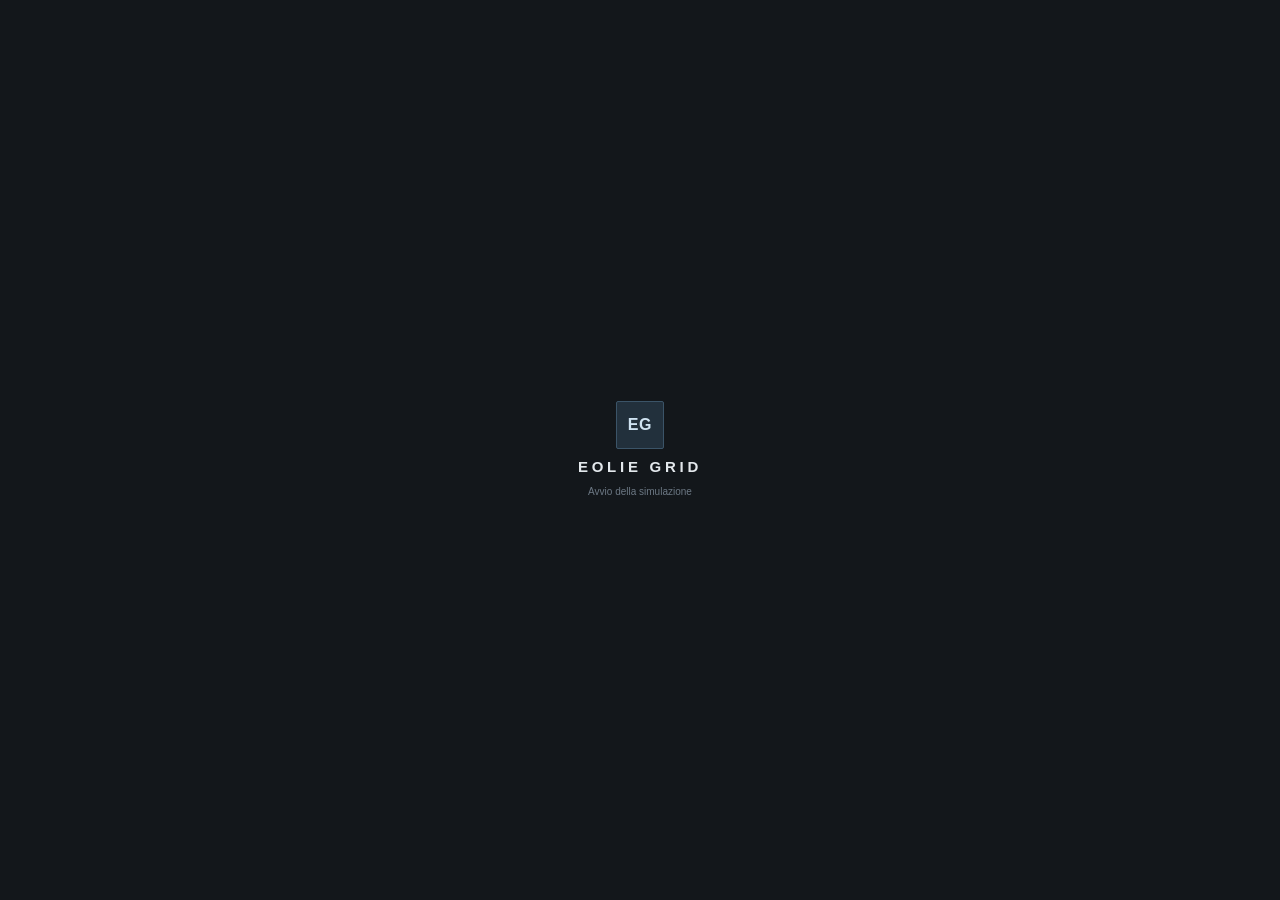
<file: index.html>
<!DOCTYPE html>
<html lang="it">
<head>
<meta charset="utf-8">
<title>Eolie Grid</title>
<meta http-equiv="refresh" content="0; url=Eolie/">
</head>
<body style="background:#13171b;color:#e3e8ec;font-family:sans-serif">
<p>Apertura del simulatore… <a href="Eolie/" style="color:#5a9fcf">clicca qui se non si apre da solo</a>.</p>
</body>
</html>
</file>
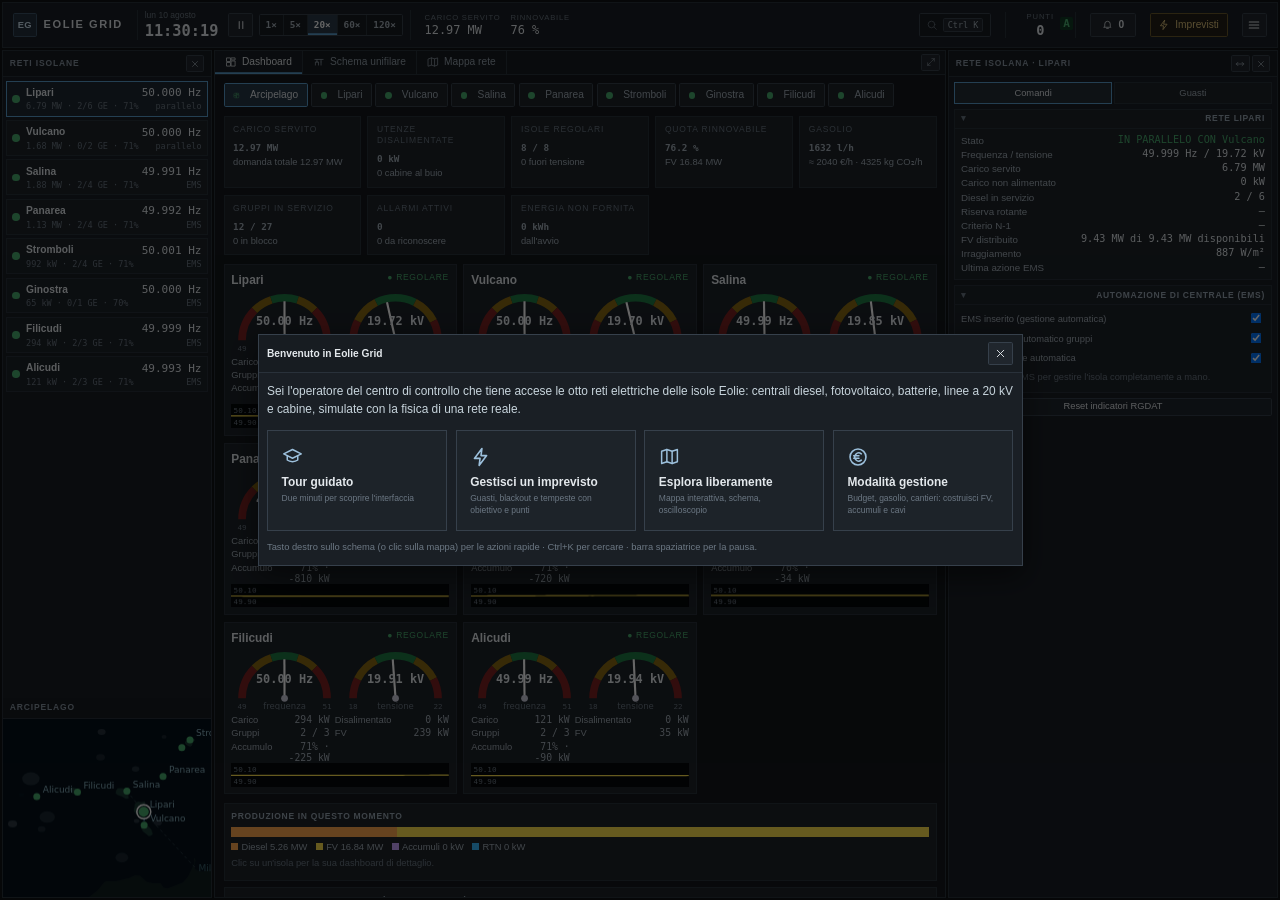
<file: Eolie/index.html>
<!DOCTYPE html>
<html lang="it">
<head>
<meta charset="utf-8">
<meta name="viewport" content="width=device-width,initial-scale=1">
<title>Eolie Grid · Centro di controllo</title>
<link rel="stylesheet" href="css/scada.css?v=44">
<link rel="stylesheet" href="css/ux.css?v=44">
<link rel="stylesheet" href="css/icons.css?v=44">
<link rel="stylesheet" href="css/pro.css?v=44">
<link rel="stylesheet" href="css/eco.css?v=44">
</head>
<body>
<div id="app">
  <header id="top">
    <div class="brand" data-a="home" title="Torna alla panoramica"><span class="logo">EG</span><div><b>EOLIE GRID</b><small>Centro di controllo reti isolane</small></div></div>
    <div class="timebox">
      <div class="clock"><small id="hDate">—</small><b id="hClock">--:--:--</b></div>
      <button id="bPause" class="btn icon" title="Pausa / riprendi (barra spaziatrice)"><i class="ico ico-pause"></i></button>
      <div class="seg" id="segClk" title="Velocità della giornata simulata">
        <button data-v="1">1×</button><button data-v="5">5×</button><button data-v="20" class="on">20×</button><button data-v="60">60×</button><button data-v="120">120×</button>
      </div>
    </div>
    <div class="kpis" id="kpis" hidden></div>
    <span class="hsp"></span>
    <button class="search" id="bSearch" title="Cerca isole, componenti, imprevisti e comandi (Ctrl+K)"><i class="ico ico-search"></i> <span>Cerca</span><kbd>Ctrl K</kbd></button>
    <div class="cash" id="cash" style="display:none" title="Cassa della gestione · clic per il conto economico"><small>CASSA</small><b id="cashV">—</b><i id="cashR"></i></div>
    <div class="score" id="score" title="Punteggio e qualità del servizio · clic per il dettaglio"><small>PUNTI</small><b id="scPts">0</b><i id="scGrade">A</i></div>
    <button id="bAlm" class="btn alm" title="Allarmi da riconoscere · clic per l'elenco"><i class="ico ico-bell"></i> <b id="almN">0</b></button>
    <button id="emsBadge" class="btn wa" data-a="emsAll" title="Automazione disinserita: clic per reinserirla su tutte le isole" style="display:none"></button>
    <button id="bScen" class="btn hi" title="Avvia un imprevisto da gestire"><i class="ico ico-bolt"></i><span> Imprevisti</span></button>
    <div class="hmenu">
      <button id="bMenu" class="btn icon" data-a="menu" title="Menu"><i class="ico ico-menu"></i></button>
      <div id="menuBox" class="hidden">
        <div class="mlab">Pannelli</div>
        <button class="mi" data-a="ptog" data-p="left" id="dk-left"><i></i>Elenco isole</button>
        <button class="mi" data-a="ptog" data-p="right" id="dk-right"><i></i>Pannello comandi</button>
        <button class="mi" data-a="ptog" data-p="bottom" id="dk-bottom"><i></i>Strumenti (oscilloscopio, trend, eventi)</button>
        <div class="mlab">Automazione</div>
        <button class="mi" id="bEms" data-a="emsAll"></button>
        <button class="mi" data-a="pvPanel"><i class="ico ico-sun"></i> Fotovoltaico in rete (quanto immettere)</button>
        <div class="mlab">Modalità di gioco</div>
        <button class="mi" id="bGame" data-a="gameMode"><i class="ico ico-euro"></i> Modalità gestione (budget e cantieri)</button>
        <div class="mlab">Simulazione</div>
        <button class="mi" id="bSlow">Moviola</button>
        <button class="mi" id="bMode" data-a="mode">BASE</button>
        <button class="mi" id="bSnd">Suono</button>
        <button class="mi" id="bAck"><i class="ico ico-check"></i> Riconosci tutti gli allarmi</button>
        <div class="mlab">Altro</div>
        <button class="mi" id="bSet"><i class="ico ico-gear"></i> Impostazioni</button>
        <button class="mi" id="bHelp"><i class="ico ico-help"></i> Aiuto, tour e scorciatoie</button>
      </div>
    </div>
  </header>

  <aside id="left" class="panel">
    <div class="ph"><span>Reti isolane</span><span class="pb"><button data-a="pmin" data-p="left" title="Chiudi pannello"><i class="ico ico-x"></i></button></span></div>
    <div id="islList"></div>
    <div class="ph"><span>Arcipelago</span></div>
    <canvas id="mini"></canvas>
  </aside>

  <section id="center" class="panel">
    <div class="tabs" id="ctabs">
      <button data-tab="dash" class="on"><i class="ico ico-dashboard"></i> Dashboard</button>
      <button data-tab="sld"><i class="ico ico-schema"></i> Schema unifilare</button>
      <button data-tab="map"><i class="ico ico-map"></i> Mappa rete</button>
      <button data-tab="eco" id="tabEco" style="display:none"><i class="ico ico-euro"></i> Gestione</button>
      <span class="sp"></span>
      <span id="islTitle"></span>
      <button id="bFit" title="Adatta lo schema alla finestra"><i class="ico ico-fit"></i></button>
      <span class="pb"><button data-a="pmax" data-p="center" title="Ingrandisci / ripristina"><i class="ico ico-expand"></i></button></span>
    </div>
    <div class="cv" id="cvWrap"><canvas id="cv"></canvas><div id="tip"></div><div id="banner"></div><div id="dash"></div><div id="eco"></div></div>
  </section>

  <aside id="right" class="panel">
    <div class="ph"><span id="fpTitle">Seleziona un componente</span><span class="pb"><button data-a="pmax" data-p="right" title="Allarga / ripristina"><i class="ico ico-width"></i></button><button data-a="pmin" data-p="right" title="Chiudi pannello"><i class="ico ico-x"></i></button></span></div>
    <div id="fp"></div>
  </aside>

  <footer id="bottom" class="panel">
    <div class="tabs" id="btabs">
      <button data-tab="scope" class="on"><i class="ico ico-scope"></i> Oscilloscopio</button>
      <button data-tab="trend"><i class="ico ico-trend"></i> Trend</button>
      <button data-tab="alm"><i class="ico ico-bell"></i> Allarmi <b id="almN2"></b></button>
      <button data-tab="soe"><i class="ico ico-list"></i> Eventi</button>
      <span class="sp"></span>
      <span class="pb"><button data-a="pmax" data-p="bottom" title="Ingrandisci / ripristina"><i class="ico ico-expand"></i></button><button data-a="pmin" data-p="bottom" title="Chiudi pannello"><i class="ico ico-x"></i></button></span>
    </div>
    <div class="bp on" id="bp-scope">
      <div id="scopeWrap"><canvas id="scope"></canvas><div id="scopeRd"></div></div>
      <div id="scopeSide"><canvas id="phasor"></canvas><div id="scopeCtl"></div></div>
    </div>
    <div class="bp" id="bp-trend"><canvas id="trend"></canvas><div id="trendCtl"></div></div>
    <div class="bp" id="bp-alm"><div class="tblwrap"><table id="almT"></table></div></div>
    <div class="bp" id="bp-soe"><div class="soebar"><select id="soeIsl"></select><input id="soeQ" placeholder="filtra testo…"><label><input type="checkbox" id="soeImp"> solo eventi rilevanti</label></div><div class="tblwrap" id="soeW"><table id="soeT"></table></div></div>
  </footer>
</div>

<div id="modal" class="hidden"><div class="mbox"><div class="mh"><b id="mTitle"></b><button class="btn icon" id="mClose" title="Chiudi"><i class="ico ico-x"></i></button></div><div id="mBody"></div></div></div>
<div id="toast"></div>
<div id="ctx"></div>
<div id="pal" class="hidden"><div class="pbox"><input id="palQ" placeholder="Cerca un'isola, un gruppo, una linea, una cabina, un imprevisto o un comando…" autocomplete="off"><div id="palL"></div><div class="phint">↑↓ per scegliere · Invio per aprire · Esc per chiudere</div></div></div>
<div id="tour" class="hidden"><div id="tourHole"></div><div id="tourCard"></div></div>
<div id="splash"><div><span class="logo">EG</span><b>EOLIE GRID</b><small>Avvio della simulazione</small></div></div>

<script src="js/geo.js?v=44"></script>
<script src="js/data.js?v=44"></script>
<script src="js/engine.js?v=44"></script>
<script src="js/prot.js?v=44"></script>
<script src="js/ctrl.js?v=44"></script>
<script src="js/eco.js?v=44"></script>
<script src="js/rec.js?v=44"></script>
<script src="js/ui-core.js?v=44"></script>
<script src="js/scen.js?v=44"></script>
<script src="js/ui-sld.js?v=44"></script>
<script src="js/ui-map.js?v=44"></script>
<script src="js/ui-face.js?v=44"></script>
<script src="js/ui-scope.js?v=44"></script>
<script src="js/ui-dash.js?v=44"></script>
<script src="js/ui-main.js?v=44"></script>
<script src="js/ui-ux.js?v=44"></script>
<script src="js/ui-eco.js?v=44"></script>
</body>
</html>
</file>
<file: Eolie/css/scada.css>
:root {
  --bg: #070a0d; --pn: #0d1217; --pn2: #111820; --bd: #1f2a33; --bd2: #2c3a46;
  --tx: #93a6b2; --hi: #e2edf3; --dim: #5d717d;
  --mv: #36b9ff; --dead: #4b5864; --ok: #33e07a; --wa: #ffc534; --al: #ff4040; --mag: #ff5fc8; --or: #ff9a2e;
  --c1: #ffe14d; --c2: #3ae6ff; --c3: #ff6ad5; --c4: #6dff8a;
  --mono: ui-monospace, "Cascadia Mono", Consolas, "SF Mono", Menlo, monospace;
  --sans: "Segoe UI", system-ui, -apple-system, Roboto, sans-serif;
}
* { box-sizing: border-box; }
html, body { margin: 0; height: 100%; background: var(--bg); color: var(--tx); font: 12px/1.35 var(--sans); overflow: hidden; }
button, select, input { font: inherit; color: inherit; }
#app { --z: 1; --lw: calc(250px * var(--z)); --rw: calc(360px * var(--z)); --bh: calc(300px * var(--z)); display: grid; height: 100vh; grid-template-columns: var(--lw) 1fr var(--rw); grid-template-rows: calc(54px * var(--z)) 1fr var(--bh); gap: 3px; padding: 3px; }
#app.hideL #left, #app.hideR #right, #app.hideB #bottom { display: none; }
#app.hideL #center { grid-column: 1 / 3; } #app.hideR #center { grid-column: 2 / 4; } #app.hideL.hideR #center { grid-column: 1 / 4; }
#app.hideB #center, #app.hideB #left, #app.hideB #right { grid-row: 2 / 4; }
#app.maxB #center, #app.maxB #left, #app.maxB #right { display: none; } #app.maxB #bottom { grid-row: 2 / 4; }
header#top { grid-column: 1 / -1; display: flex; align-items: center; gap: 14px; padding: 0 10px; background: var(--pn); border: 1px solid var(--bd); }
.brand { display: flex; flex-direction: column; }
.brand b { color: var(--hi); letter-spacing: .18em; font-size: 14px; }
.brand small { color: var(--dim); font-size: 10px; letter-spacing: .06em; }
.clock { display: flex; flex-direction: column; align-items: flex-start; min-width: 92px; }
.clock b { font: 600 18px var(--mono); color: var(--hi); }
.clock small { font-size: 10px; color: var(--dim); }
.simctl { display: flex; gap: 8px; align-items: center; }
.simctl label { display: flex; flex-direction: column; font-size: 9px; color: var(--dim); text-transform: uppercase; letter-spacing: .08em; }
.kpis { display: flex; gap: 12px; flex: 1; overflow: hidden; }
.kpi { display: flex; flex-direction: column; white-space: nowrap; }
.kpi small { font-size: 9px; letter-spacing: .1em; color: var(--dim); text-transform: uppercase; }
.kpi b { font: 500 14px var(--mono); color: var(--hi); }
.almbox, .menu { display: flex; gap: 5px; }
.btn { background: #0f171d; border: 1px solid var(--bd2); color: var(--hi); padding: 5px 9px; cursor: pointer; border-radius: 2px; }
.btn:hover { background: #172430; }
.btn.hi { border-color: #8a5a12; color: #ffcb6b; }
.btn.alm.blink { animation: blink 1s steps(2) infinite; background: #4a0b0b; border-color: var(--al); }
.btn.on { background: #13324a; border-color: var(--mv); }
.btn.dg { border-color: #7d2222; color: #ff9d9d; }
.btn.go { border-color: #1f7a45; color: #8dffb9; }
.btn.wa { border-color: #8a6a12; color: #ffd76b; }
.btn:disabled { opacity: .35; cursor: not-allowed; }
.btn.sm { padding: 2px 6px; font-size: 11px; }
select, input[type=number], input[type=text], input:not([type]) { background: #0b1116; border: 1px solid var(--bd2); color: var(--hi); padding: 3px 5px; border-radius: 2px; }
input[type=number] { width: 72px; font-family: var(--mono); }
@keyframes blink { 50% { opacity: .35; } }
.blink { animation: blink 1s steps(2) infinite; }

aside, #center, footer { background: var(--pn); border: 1px solid var(--bd); min-height: 0; display: flex; flex-direction: column; }
.ph { display: flex; justify-content: space-between; align-items: center; gap: 6px; padding: 5px 8px; font-size: 10px; letter-spacing: .14em; text-transform: uppercase; color: #7f98a6; background: #0a0f13; border-bottom: 1px solid var(--bd); }
#left { overflow: hidden; }
#islList { overflow: auto; flex: 1; padding: 4px; }
.isl { border: 1px solid var(--bd); background: #0a1015; margin-bottom: 4px; padding: 5px 6px; cursor: pointer; display: grid; grid-template-columns: 10px 1fr auto; gap: 2px 6px; align-items: center; }
.isl:hover { background: #101b23; }
.isl.sel { border-color: var(--mv); background: #0d1c27; }
.isl .lamp { width: 9px; height: 9px; border-radius: 50%; background: var(--dead); grid-row: span 2; }
.isl b { color: var(--hi); font-weight: 600; }
.isl .f { font: 13px var(--mono); color: var(--hi); text-align: right; }
.isl small { grid-column: 2 / 4; font: 10px var(--mono); color: var(--dim); display: flex; justify-content: space-between; }
#mini { width: 100%; height: calc(210px * var(--z)); display: block; }

.tabs { display: flex; align-items: stretch; background: #0a0f13; border-bottom: 1px solid var(--bd); min-height: 28px; }
.tabs button { background: none; border: 0; border-right: 1px solid var(--bd); padding: 5px 12px; cursor: pointer; color: var(--tx); }
.tabs button.on { color: var(--hi); background: var(--pn); box-shadow: inset 0 2px 0 var(--mv); }
.tabs .sp { flex: 1; }
#islTitle { align-self: center; padding: 0 10px; color: var(--hi); font-weight: 600; letter-spacing: .05em; }
.cv { position: relative; flex: 1; min-height: 0; }
.cv > canvas { position: absolute; inset: 0; width: 100%; height: 100%; display: block; }
#tip { position: absolute; pointer-events: none; display: none; background: rgba(6, 10, 14, .96); border: 1px solid var(--bd2); padding: 5px 7px; font: 11px var(--mono); color: var(--hi); white-space: pre; z-index: 5; }
#banner { position: absolute; left: 50%; top: 8px; transform: translateX(-50%); display: none; padding: 6px 14px; background: rgba(60, 10, 10, .92); border: 1px solid var(--al); color: #fff; font-weight: 600; z-index: 4; }

#right { overflow: hidden; }
#fp { overflow: auto; flex: 1; padding: 6px; }
.fpTabs { display: flex; gap: 2px; margin-bottom: 6px; }
.fpTabs button { flex: 1; background: #0b1218; border: 1px solid var(--bd); padding: 4px; cursor: pointer; font-size: 11px; }
.fpTabs button.on { border-color: var(--mv); color: var(--hi); background: #10202c; }
.sec { border: 1px solid var(--bd); background: #0a1015; margin-bottom: 6px; }
.sec > h5 { margin: 0; padding: 4px 7px; font-size: 10px; font-weight: 600; letter-spacing: .12em; text-transform: uppercase; color: var(--mv); border-bottom: 1px solid var(--bd); display: flex; justify-content: space-between; }
.sec .bd { padding: 6px 7px; }
.kv { display: grid; grid-template-columns: 1fr auto; gap: 1px 10px; font-size: 11.5px; }
.kv span { color: var(--tx); }
.kv b { font: 500 12px var(--mono); color: var(--hi); text-align: right; }
.kv b.wa { color: var(--wa); } .kv b.al { color: var(--al); } .kv b.ok { color: var(--ok); }
.row { display: flex; gap: 4px; flex-wrap: wrap; align-items: center; margin: 3px 0; }
.row .btn { flex: 1; min-width: 70px; }
.state { display: inline-block; padding: 1px 6px; border: 1px solid; font: 600 11px var(--mono); }
.st-ok { color: var(--ok); border-color: #1f7a45; } .st-wa { color: var(--wa); border-color: #8a6a12; } .st-al { color: var(--al); border-color: #7d2222; } .st-off { color: var(--dim); border-color: var(--bd2); }
.confirm { border: 1px solid var(--wa); background: #241b06; padding: 6px; margin: 4px 0; display: none; }
.confirm.on { display: block; }
.confirm p { margin: 0 0 5px; color: #ffe2a0; }
.note { color: var(--dim); font-size: 11px; margin: 4px 0; }
.warn { color: #ffb4b4; background: #2a0c0c; border: 1px solid #6b1d1d; padding: 5px 7px; margin: 4px 0; }
.bar { height: 5px; background: #16212a; position: relative; margin: 2px 0 5px; }
.bar i { position: absolute; left: 0; top: 0; bottom: 0; background: var(--mv); }
table.rel { width: 100%; border-collapse: collapse; font-size: 11px; }
table.rel td { border-bottom: 1px solid #16212a; padding: 3px 2px; vertical-align: top; }
table.rel td.c { font: 600 11px var(--mono); color: var(--hi); white-space: nowrap; }
.led { display: inline-block; width: 9px; height: 9px; border-radius: 50%; background: #23303a; border: 1px solid #35444f; vertical-align: middle; }
.led.on { background: var(--al); box-shadow: 0 0 6px var(--al); border-color: var(--al); }
.led.pk { background: var(--wa); box-shadow: 0 0 6px var(--wa); border-color: var(--wa); }
.led.g { background: var(--ok); box-shadow: 0 0 5px var(--ok); border-color: var(--ok); }
.pset { display: grid; grid-template-columns: 1fr auto; gap: 3px 6px; align-items: center; font-size: 11px; }
.pset label { color: var(--tx); }
.pset .u { color: var(--dim); font-size: 10px; margin-left: 3px; }
#syncCv { width: 100%; height: 190px; display: block; }

footer { grid-column: 1 / -1; }
.bp { display: none; flex: 1; min-height: 0; }
.bp.on { display: flex; }
#bp-scope { gap: 3px; }
#scopeWrap { flex: 1; position: relative; min-width: 0; display: flex; flex-direction: column; }
#scope { flex: 1; width: 100%; min-height: 0; display: block; }
#scopeRd { display: flex; gap: 14px; padding: 3px 8px; font: 11px var(--mono); background: #0a0f13; border-top: 1px solid var(--bd); flex-wrap: wrap; }
#scopeSide { width: calc(560px * var(--z)); display: flex; gap: 3px; min-height: 0; }
#phasor { width: calc(190px * var(--z)); height: 100%; display: block; background: #05080a; border-left: 1px solid var(--bd); }
#scopeCtl { flex: 1; overflow: auto; padding: 4px 6px; border-left: 1px solid var(--bd); font-size: 11px; }
.ch { display: grid; grid-template-columns: 20px 1fr; gap: 2px 4px; align-items: center; margin-bottom: 4px; }
.ch .sw { width: 16px; height: 16px; border: 1px solid; cursor: pointer; text-align: center; font: 600 10px/14px var(--mono); }
.ch select { width: 100%; font-size: 11px; padding: 1px 2px; }
.ch .sub { display: flex; gap: 3px; }
.ch .sub select { flex: 1; }
.sc-row { display: flex; gap: 4px; align-items: center; margin: 3px 0; flex-wrap: wrap; }
.sc-row label { color: var(--dim); }
#bp-trend { flex-direction: row; }
#trend { flex: 1; min-width: 0; display: block; height: 100%; }
#trendCtl { width: 210px; padding: 6px; border-left: 1px solid var(--bd); overflow: auto; }
.tblwrap { flex: 1; overflow: auto; }
table#almT, table#soeT { width: 100%; border-collapse: collapse; font: 11.5px var(--mono); }
#almT td, #soeT td { padding: 2px 6px; border-bottom: 1px solid #141d24; white-space: nowrap; }
#almT td.tx, #soeT td.tx { white-space: normal; width: 100%; }
#almT tr.p3 td { color: #ff8585; } #almT tr.p2 td { color: #ffd76b; } #almT tr.p1 td { color: #9fd8ff; }
#almT tr.un td.tx { font-weight: 700; }
#almT tr.un.p3 td { animation: blink 1s steps(2) infinite; }
#almT tr.in td { color: var(--dim) !important; }
#soeT tr.p3 td { color: #ff8a8a; } #soeT tr.p2 td { color: #ffd98a; } #soeT tr.p1 td { color: #a9bcc7; }
#soeT td.t { color: var(--dim); }
#bp-soe { flex-direction: column; }
.soebar { display: flex; gap: 6px; padding: 4px 6px; background: #0a0f13; border-bottom: 1px solid var(--bd); align-items: center; }

#modal { position: fixed; inset: 0; background: rgba(0, 0, 0, .6); display: flex; align-items: center; justify-content: center; z-index: 20; }
#modal.hidden { display: none; }
.mbox { background: var(--pn); border: 1px solid var(--bd2); width: min(900px, 94vw); max-height: 88vh; display: flex; flex-direction: column; }
.mh { display: flex; justify-content: space-between; align-items: center; padding: 8px 10px; border-bottom: 1px solid var(--bd); color: var(--hi); }
#mBody { overflow: auto; padding: 10px; }
.scn { border: 1px solid var(--bd); background: #0a1015; padding: 8px; margin-bottom: 6px; display: grid; grid-template-columns: 1fr auto; gap: 4px 10px; }
.scn b { color: var(--hi); }
.scn p { margin: 0; grid-column: 1; color: var(--tx); }
.scn .tag { font-size: 10px; color: var(--mv); letter-spacing: .1em; text-transform: uppercase; }
.scn .btn { grid-row: 1 / span 3; grid-column: 2; align-self: center; }
.grid2 { display: grid; grid-template-columns: 1fr 1fr; gap: 10px; }
.help h4 { color: var(--hi); margin: 12px 0 4px; }
.help p, .help li { color: var(--tx); }
#toast { position: fixed; right: 380px; bottom: 312px; z-index: 30; display: flex; flex-direction: column; gap: 4px; align-items: flex-end; pointer-events: none; }
#toast div { background: #2a0c0c; border: 1px solid var(--al); color: #fff; padding: 6px 10px; max-width: 460px; font-size: 12px; animation: fade 6s forwards; }
#toast div.i { background: #0d2230; border-color: var(--mv); }
@keyframes fade { 0%, 80% { opacity: 1; } 100% { opacity: 0; } }
::-webkit-scrollbar { width: 8px; height: 8px; } ::-webkit-scrollbar-thumb { background: #24323d; } ::-webkit-scrollbar-track { background: transparent; }
@media (max-width: 1300px) { #app { grid-template-columns: 210px 1fr 330px; } #scopeSide { width: 470px; } .kpis .kpi:nth-child(n+6) { display: none; } }

.pb { display: inline-flex; gap: 2px; align-items: center; }
.pb button { background: #0f171d; border: 1px solid var(--bd2); color: var(--tx); width: 22px; height: 20px; padding: 0; cursor: pointer; font-size: 12px; line-height: 1; border-radius: 2px; }
.pb button:hover { color: var(--hi); border-color: var(--mv); }
.tabs .pb { padding: 0 6px; }
.dock { display: inline-flex; border: 1px solid var(--bd); border-radius: 3px; overflow: hidden; }
.dock .btn { border: 0; border-right: 1px solid var(--bd); border-radius: 0; opacity: .55; }
.dock .btn.on { opacity: 1; background: #13324a; }
.score { display: flex; flex-direction: column; align-items: center; padding: 0 8px; border-left: 1px solid var(--bd); border-right: 1px solid var(--bd); position: relative; min-width: 84px; }
.score small { font-size: 9px; letter-spacing: .12em; color: var(--dim); }
.score b { font: 600 16px var(--mono); color: var(--hi); }
.score i { position: absolute; right: 2px; top: 6px; font: 700 13px var(--mono); font-style: normal; padding: 0 4px; border-radius: 2px; background: #0f3a22; color: var(--ok); }
.sec > h5 { cursor: pointer; user-select: none; }
.sec > h5::before { content: '▾'; margin-right: 5px; color: var(--dim); }
.sec.closed > h5::before { content: '▸'; }
.sec.closed > .bd { display: none; }
.adv { border-top: 1px dashed var(--bd2); margin-top: 6px; padding-top: 4px; }
details.more > summary { cursor: pointer; color: var(--mv); font-size: 11px; margin: 4px 0; }
/* dashboard */
#dash { position: absolute; inset: 0; overflow: auto; display: none; padding: 10px; background: #070b0f; }
#dash.on { display: block; }
.dsel { display: flex; gap: 4px; flex-wrap: wrap; margin-bottom: 10px; }
.dsel button { background: #0d151b; border: 1px solid var(--bd2); color: var(--tx); padding: 5px 10px; cursor: pointer; border-radius: 14px; }
.dsel button.on { background: #13324a; border-color: var(--mv); color: var(--hi); }
.dsel button i { display: inline-block; width: 8px; height: 8px; border-radius: 50%; margin-right: 6px; vertical-align: middle; }
.tiles { display: grid; grid-template-columns: repeat(auto-fill, minmax(145px, 1fr)); gap: 8px; margin-bottom: 10px; }
.tile { background: var(--pn); border: 1px solid var(--bd); padding: 8px 10px; }
.tile small { display: block; font-size: 10px; letter-spacing: .1em; text-transform: uppercase; color: var(--dim); }
.tile b { display: block; font: 600 20px var(--mono); color: var(--hi); margin-top: 2px; }
.tile span { font-size: 11px; color: var(--tx); }
.tile.al b { color: var(--al); } .tile.wa b { color: var(--wa); } .tile.ok b { color: var(--ok); }
.dgrid { display: grid; grid-template-columns: repeat(auto-fill, minmax(270px, 1fr)); gap: 8px; }
.card { background: var(--pn); border: 1px solid var(--bd); padding: 8px; cursor: pointer; position: relative; }
.card:hover { border-color: var(--mv); }
.card.bad { border-color: #7d2222; box-shadow: inset 0 0 0 1px #7d2222; }
.card h4 { margin: 0 0 4px; display: flex; justify-content: space-between; color: var(--hi); font-size: 14px; }
.card h4 small { font-size: 10px; font-weight: 400; color: var(--dim); letter-spacing: .08em; }
.card canvas { width: 100%; display: block; }
.card .kv { margin-top: 4px; }
.mbar { height: 12px; display: flex; background: #16212a; margin: 4px 0; border-radius: 2px; overflow: hidden; }
.mbar i { display: block; height: 100%; }
.panelgrid { display: grid; grid-template-columns: repeat(auto-fit, minmax(360px, 1fr)); gap: 8px; }
.dbox { background: var(--pn); border: 1px solid var(--bd); padding: 8px; min-width: 0; }
.dbox h5 { margin: 0 0 6px; font-size: 10px; letter-spacing: .12em; text-transform: uppercase; color: var(--mv); }
table.dt { width: 100%; border-collapse: collapse; font-size: 12px; }
table.dt td { padding: 3px 4px; border-bottom: 1px solid #141d24; }
table.dt td.n { font-family: var(--mono); text-align: right; color: var(--hi); }
table.dt tr { cursor: pointer; } table.dt tr:hover td { background: #101b23; }
.lb { display: inline-block; height: 6px; background: #16212a; width: 70px; vertical-align: middle; position: relative; }
.lb i { position: absolute; left: 0; top: 0; bottom: 0; }
.goal { border: 1px solid #8a5a12; background: #1d1606; padding: 6px 8px; margin: 6px 0; color: #ffe2a0; }
.goal.done { border-color: #1f7a45; background: #0b2215; color: #9dffc5; }
@media (max-width: 1300px) { .panelgrid { grid-template-columns: 1fr; } }

/* scala dell'interfaccia in base allo schermo (le aree con interazione su canvas non sono zoomate) */
#top > *, #left > .ph, #islList, #ctabs, #right > .ph, #scnBox, #fp, #btabs, #scopeCtl, #scopeRd, #trendCtl, #bp-alm .tblwrap, #bp-soe, #dashIn, .mbox, #toast, #tip { zoom: var(--z); }
#dash { padding: 0; }
#dashIn { padding: 10px; min-height: 100%; }

.card .kv { grid-template-columns: auto 1fr auto 1fr; gap: 1px 6px; font-size: 11px; }
.card .kv b { font-size: 11.5px; }
.drow { display: grid; grid-template-columns: minmax(300px, 1fr) 2fr; gap: 8px; margin-top: 10px; }
.tile b { font-size: 18px; }
@media (max-width: 1300px) { .drow { grid-template-columns: 1fr; } }
</file>
<file: Eolie/css/ux.css>
/* ===================== rifinitura prodotto ===================== */
.brand { flex-direction: row; align-items: center; gap: 8px; cursor: pointer; }
.brand > div { display: flex; flex-direction: column; }
.logo { display: inline-grid; place-items: center; width: 30px; height: 30px; border-radius: 8px; background: linear-gradient(135deg, #1a6fa8, #36b9ff); color: #fff; font-size: 16px; box-shadow: 0 0 12px rgba(54,185,255,.35); }
.timebox { display: flex; align-items: center; gap: 6px; padding: 0 8px; border-left: 1px solid var(--bd); border-right: 1px solid var(--bd); }
.btn.icon { width: 32px; height: 30px; padding: 0; display: inline-grid; place-items: center; font-size: 14px; }
#bSlow { width: auto; min-width: 32px; padding: 0 6px; }
.seg { display: inline-flex; border: 1px solid var(--bd2); border-radius: 4px; overflow: hidden; }
.seg button { background: #0b1218; border: 0; border-right: 1px solid var(--bd); color: var(--tx); padding: 5px 7px; cursor: pointer; font: 600 11px var(--mono); }
.seg button:last-child { border-right: 0; }
.seg button.on { background: #13324a; color: #fff; box-shadow: inset 0 -2px 0 var(--mv); }
.search { display: flex; align-items: center; gap: 6px; background: #0b1218; border: 1px solid var(--bd2); color: var(--dim); padding: 5px 8px; border-radius: 4px; cursor: pointer; min-width: 150px; }
.search:hover { border-color: var(--mv); color: var(--tx); }
.search span { flex: 1; text-align: left; }
kbd { font: 10px var(--mono); border: 1px solid var(--bd2); border-radius: 3px; padding: 1px 4px; color: var(--tx); background: #10181f; }
.btn { transition: background .12s, border-color .12s; }
.btn:focus-visible, .seg button:focus-visible, .search:focus-visible { outline: 2px solid var(--mv); outline-offset: 1px; }
#toast div.go { cursor: pointer; pointer-events: auto; }
#toast div.go::after { content: '  →'; color: #9fd8ff; }

/* menu rapido */
#ctx { position: fixed; display: none; z-index: 40; min-width: 270px; max-width: 340px; background: rgba(10, 16, 21, .98); border: 1px solid var(--bd2); border-radius: 6px; box-shadow: 0 10px 30px rgba(0,0,0,.6); padding: 4px; zoom: var(--z, 1); }
#ctx .ch { display: flex; align-items: center; gap: 8px; padding: 6px 6px 8px; border-bottom: 1px solid var(--bd); margin-bottom: 4px; }
#ctx .ch .ic { font-size: 18px; width: 26px; text-align: center; }
#ctx .ch > div { flex: 1; min-width: 0; }
#ctx .ch b { display: block; color: var(--hi); white-space: nowrap; overflow: hidden; text-overflow: ellipsis; }
#ctx .ch small { color: var(--dim); font-size: 10px; }
#ctx .state { font-size: 9px; padding: 1px 5px; white-space: nowrap; }
#ctx .ci { display: flex; gap: 8px; align-items: center; width: 100%; text-align: left; background: none; border: 0; color: var(--hi); padding: 6px 8px; border-radius: 4px; cursor: pointer; }
#ctx .ci span { width: 18px; text-align: center; color: var(--mv); }
#ctx .ci:hover { background: #13324a; }
#ctx .ci.dg span { color: #ff8a8a; } #ctx .ci.go span { color: var(--ok); } #ctx .ci.wa span { color: var(--wa); }
#ctx hr { border: 0; border-top: 1px solid var(--bd); margin: 4px 0; }
#ctx .ask { padding: 6px; } #ctx .ask p { margin: 0 0 6px; color: #ffe2a0; }

/* scheda componente */
.hero { background: linear-gradient(180deg, #0f1c25, #0b141a); border: 1px solid var(--bd2); border-radius: 6px; padding: 8px; margin-bottom: 8px; }
.hero .hh { display: flex; align-items: center; gap: 8px; }
.hero .ic { font-size: 20px; width: 32px; height: 32px; display: grid; place-items: center; background: #0a1318; border: 1px solid var(--bd); border-radius: 6px; flex: none; }
.hero .ht { flex: 1; min-width: 0; }
.hero .ht b { display: block; color: var(--hi); font-size: 13px; white-space: nowrap; overflow: hidden; text-overflow: ellipsis; }
.hero .ht small { color: var(--dim); font-size: 10px; }
.hero .hk { display: grid; grid-template-columns: repeat(3, 1fr); gap: 6px; margin: 8px 0 6px; }
.hero .hk div { background: #081016; border: 1px solid var(--bd); border-radius: 4px; padding: 4px 6px; min-width: 0; }
.hero .hk small { display: block; font-size: 9px; letter-spacing: .1em; text-transform: uppercase; color: var(--dim); }
.hero .hk span { font: 600 13px var(--mono); color: var(--hi); white-space: nowrap; }
.hero .ha { display: flex; flex-direction: column; gap: 4px; }
.hero .ha .btn { text-align: left; }

/* ricerca */
#pal { position: fixed; inset: 0; z-index: 50; background: rgba(0,0,0,.5); display: flex; justify-content: center; align-items: flex-start; padding-top: 12vh; }
#pal.hidden { display: none; }
.pbox { width: min(640px, 92vw); background: var(--pn); border: 1px solid var(--bd2); border-radius: 8px; box-shadow: 0 20px 50px rgba(0,0,0,.6); overflow: hidden; zoom: var(--z, 1); }
#palQ { width: 100%; border: 0; border-bottom: 1px solid var(--bd); background: #0b1218; padding: 14px 16px; font-size: 15px; color: var(--hi); outline: none; border-radius: 0; }
#palL { max-height: 52vh; overflow: auto; padding: 4px; }
.pi { display: grid; grid-template-columns: 28px 1fr auto; gap: 8px; align-items: center; padding: 7px 10px; border-radius: 5px; cursor: pointer; }
.pi .ic { text-align: center; } .pi b { color: var(--hi); font-weight: 500; } .pi small { color: var(--dim); }
.pi.on, .pi:hover { background: #13324a; }
.phint { padding: 6px 12px; font-size: 10px; color: var(--dim); border-top: 1px solid var(--bd); }

/* tour */
#tour { position: fixed; inset: 0; z-index: 60; }
#tour.hidden { display: none; }
#tourHole { position: fixed; border: 2px solid var(--mv); border-radius: 6px; box-shadow: 0 0 0 9999px rgba(2,5,8,.72), 0 0 18px rgba(54,185,255,.6); transition: all .3s ease; pointer-events: none; }
#tourCard { position: fixed; background: var(--pn); border: 1px solid var(--mv); border-radius: 8px; padding: 12px 14px; box-shadow: 0 12px 40px rgba(0,0,0,.6); transition: left .3s, top .3s; }
#tourCard small { color: var(--mv); font: 600 10px var(--mono); }
#tourCard b { display: block; color: var(--hi); font-size: 15px; margin: 2px 0 6px; }
#tourCard p { margin: 0 0 10px; line-height: 1.5; }
#tourCard .row { justify-content: flex-end; }
#tourCard .row .btn { flex: 0 0 auto; }

/* benvenuto, vittoria */
.welcome .lead { font-size: 14px; line-height: 1.55; color: #c7d4dc; margin-top: 0; }
.wcards { display: grid; grid-template-columns: repeat(auto-fit, minmax(200px, 1fr)); gap: 10px; margin: 12px 0; }
.wcard { background: #0b151c; border: 1px solid var(--bd2); border-radius: 8px; padding: 16px; text-align: left; cursor: pointer; color: var(--tx); display: flex; flex-direction: column; gap: 4px; }
.wcard:hover { border-color: var(--mv); background: #0f1f2a; }
.wcard span { font-size: 26px; } .wcard b { color: var(--hi); font-size: 14px; } .wcard small { color: var(--dim); }
.win { text-align: center; } .win .big { font-size: 44px; color: var(--ok); text-shadow: 0 0 20px rgba(51,224,122,.5); } .win > b { color: var(--hi); font-size: 15px; }
.mbox { border-radius: 8px; overflow: hidden; box-shadow: 0 20px 50px rgba(0,0,0,.6); }

/* splash */
#splash { position: fixed; inset: 0; z-index: 100; background: #05080b; display: grid; place-items: center; transition: opacity .5s; }
#splash.out { opacity: 0; pointer-events: none; }
#splash > div { display: flex; flex-direction: column; align-items: center; gap: 8px; }
#splash .logo { width: 56px; height: 56px; font-size: 28px; border-radius: 14px; }
#splash b { color: var(--hi); letter-spacing: .3em; font-size: 18px; } #splash small { color: var(--dim); }

/* barra della mappa */
#mapBar { position: absolute; left: 8px; right: 8px; top: 8px; z-index: 3; display: none; gap: 8px; flex-wrap: wrap; align-items: flex-start; pointer-events: none; zoom: var(--z, 1); }
#mapBar .mgrp { display: inline-flex; flex-wrap: wrap; background: rgba(8,13,18,.92); border: 1px solid var(--bd2); border-radius: 6px; overflow: hidden; pointer-events: auto; }
#mapBar button { background: none; border: 0; border-right: 1px solid var(--bd); color: var(--tx); padding: 5px 9px; cursor: pointer; font-size: 11px; }
#mapBar button:hover { color: var(--hi); background: #13324a; }
#mapBar button.on { color: #fff; background: #13324a; box-shadow: inset 0 -2px 0 var(--mv); }
#mapHint { width: 100%; color: var(--dim); font-size: 10px; text-shadow: 0 1px 2px #000; }

/* finestre strette */
@media (max-width: 1500px) { .kpis .kpi:nth-child(n+3) { display: none; } .brand small { display: none; } .search span { display: none; } .search { min-width: 0; } }
@media (max-width: 1250px) { .kpis { display: none; } .clock small { display: none; } .dock .btn { padding: 2px 6px; } }
@media (max-width: 1000px) { .brand > div { display: none; } .score small { display: none; } }

.dock i { font-style: normal; }
@media (max-width: 1250px) { .dock span { display: none; } }
@media (max-width: 1000px) { #bScen span { display: none; } .timebox .seg button { padding: 5px 5px; } #bMode { padding: 2px 5px; } }
#top { overflow: hidden; }

/* intestazione essenziale e menu */
.hsp { flex: 1; }
#top { gap: 10px; }
.hmenu { position: relative; }
#menuBox { position: fixed; right: 10px; top: calc(56px * var(--z, 1)); z-index: 45; width: 300px; background: rgba(10,16,21,.98); border: 1px solid var(--bd2); border-radius: 8px; box-shadow: 0 14px 40px rgba(0,0,0,.6); padding: 6px; }
#menuBox.hidden { display: none; }
.mlab { font-size: 9px; letter-spacing: .14em; text-transform: uppercase; color: var(--dim); padding: 8px 8px 3px; }
.mi { display: flex; align-items: center; gap: 8px; width: 100%; text-align: left; background: none; border: 0; color: var(--hi); padding: 7px 8px; border-radius: 5px; cursor: pointer; font-size: 12px; }
.mi:hover { background: #13324a; }
.mi i { width: 14px; height: 14px; border: 1px solid var(--bd2); border-radius: 3px; flex: none; display: grid; place-items: center; font-style: normal; font-size: 10px; }
.mi.on i { background: var(--mv); border-color: var(--mv); }
.mi.on i::after { content: '✓'; color: #04121c; font-weight: 700; }
#bAlm { min-width: 54px; }

/* controlli di zoom */
#zoomBar { position: absolute; right: 10px; bottom: 26px; z-index: 3; display: none; flex-direction: column; background: rgba(8,13,18,.92); border: 1px solid var(--bd2); border-radius: 6px; overflow: hidden; zoom: var(--z, 1); }
#zoomBar button { width: 34px; height: 32px; background: none; border: 0; border-bottom: 1px solid var(--bd); color: var(--hi); font-size: 16px; cursor: pointer; }
#zoomBar button:last-child { border-bottom: 0; }
#zoomBar button:hover { background: #13324a; }

#mapBar .wx button { font-size: 12px; }
#mapBar .wx .wxb { font-size: 14px; padding: 3px 8px; }

/* comando dell'immissione FV */
.pvctl{display:flex;align-items:center;gap:8px;min-width:170px}
.pvctl input[type=range]{flex:1;min-width:110px;accent-color:var(--ok,#3fb27f)}
.pvctl b{min-width:42px;text-align:right;font-variant-numeric:tabular-nums}
.dt.pvm td{vertical-align:middle}
</file>
<file: Eolie/css/icons.css>
/* icone a tratto (generate) — colore = currentColor */
.ico { display: inline-block; width: 1.15em; height: 1.15em; vertical-align: -0.2em; background-color: currentColor; -webkit-mask: var(--m) center / contain no-repeat; mask: var(--m) center / contain no-repeat; flex: none; }
.ico-search { --m: url("data:image/svg+xml;utf8,%3Csvg xmlns='http://www.w3.org/2000/svg' viewBox='0 0 24 24' fill='none' stroke='black' stroke-width='1.7' stroke-linecap='round' stroke-linejoin='round'%3E%3Ccircle cx='11' cy='11' r='6.5'/%3E%3Cpath d='M16 16l4.5 4.5'/%3E%3C/svg%3E"); }
.ico-bell { --m: url("data:image/svg+xml;utf8,%3Csvg xmlns='http://www.w3.org/2000/svg' viewBox='0 0 24 24' fill='none' stroke='black' stroke-width='1.7' stroke-linecap='round' stroke-linejoin='round'%3E%3Cpath d='M6 16V11a6 6 0 0 1 12 0v5l1.5 2h-15z'/%3E%3Cpath d='M10 20.5h4'/%3E%3C/svg%3E"); }
.ico-list { --m: url("data:image/svg+xml;utf8,%3Csvg xmlns='http://www.w3.org/2000/svg' viewBox='0 0 24 24' fill='none' stroke='black' stroke-width='1.7' stroke-linecap='round' stroke-linejoin='round'%3E%3Cpath d='M5 7h14M5 12h14M5 17h14'/%3E%3C/svg%3E"); }
.ico-menu { --m: url("data:image/svg+xml;utf8,%3Csvg xmlns='http://www.w3.org/2000/svg' viewBox='0 0 24 24' fill='none' stroke='black' stroke-width='1.7' stroke-linecap='round' stroke-linejoin='round'%3E%3Cpath d='M4 7h16M4 12h16M4 17h16'/%3E%3C/svg%3E"); }
.ico-gear { --m: url("data:image/svg+xml;utf8,%3Csvg xmlns='http://www.w3.org/2000/svg' viewBox='0 0 24 24' fill='none' stroke='black' stroke-width='1.7' stroke-linecap='round' stroke-linejoin='round'%3E%3Ccircle cx='12' cy='12' r='3'/%3E%3Cpath d='M12 3v3M12 18v3M3 12h3M18 12h3M5.6 5.6l2.1 2.1M16.3 16.3l2.1 2.1M5.6 18.4l2.1-2.1M16.3 7.7l2.1-2.1'/%3E%3C/svg%3E"); }
.ico-help { --m: url("data:image/svg+xml;utf8,%3Csvg xmlns='http://www.w3.org/2000/svg' viewBox='0 0 24 24' fill='none' stroke='black' stroke-width='1.7' stroke-linecap='round' stroke-linejoin='round'%3E%3Ccircle cx='12' cy='12' r='8.5'/%3E%3Cpath d='M9.5 9.5a2.5 2.5 0 1 1 3.5 2.3c-.7.3-1 .8-1 1.5v.7'/%3E%3Cpath d='M12 16.8v.2'/%3E%3C/svg%3E"); }
.ico-bolt { --m: url("data:image/svg+xml;utf8,%3Csvg xmlns='http://www.w3.org/2000/svg' viewBox='0 0 24 24' fill='none' stroke='black' stroke-width='1.7' stroke-linecap='round' stroke-linejoin='round'%3E%3Cpath d='M13 3L5 13.5h6L10 21l8-10.5h-6z'/%3E%3C/svg%3E"); }
.ico-pause { --m: url("data:image/svg+xml;utf8,%3Csvg xmlns='http://www.w3.org/2000/svg' viewBox='0 0 24 24' fill='none' stroke='black' stroke-width='1.7' stroke-linecap='round' stroke-linejoin='round'%3E%3Cpath d='M9 6v12M15 6v12'/%3E%3C/svg%3E"); }
.ico-play { --m: url("data:image/svg+xml;utf8,%3Csvg xmlns='http://www.w3.org/2000/svg' viewBox='0 0 24 24' fill='none' stroke='black' stroke-width='1.7' stroke-linecap='round' stroke-linejoin='round'%3E%3Cpath d='M8 5.5v13l10-6.5z'/%3E%3C/svg%3E"); }
.ico-stop { --m: url("data:image/svg+xml;utf8,%3Csvg xmlns='http://www.w3.org/2000/svg' viewBox='0 0 24 24' fill='none' stroke='black' stroke-width='1.7' stroke-linecap='round' stroke-linejoin='round'%3E%3Crect x='6.5' y='6.5' width='11' height='11'/%3E%3C/svg%3E"); }
.ico-power { --m: url("data:image/svg+xml;utf8,%3Csvg xmlns='http://www.w3.org/2000/svg' viewBox='0 0 24 24' fill='none' stroke='black' stroke-width='1.7' stroke-linecap='round' stroke-linejoin='round'%3E%3Cpath d='M12 4v8'/%3E%3Cpath d='M7 7a7 7 0 1 0 10 0'/%3E%3C/svg%3E"); }
.ico-reset { --m: url("data:image/svg+xml;utf8,%3Csvg xmlns='http://www.w3.org/2000/svg' viewBox='0 0 24 24' fill='none' stroke='black' stroke-width='1.7' stroke-linecap='round' stroke-linejoin='round'%3E%3Cpath d='M5 12a7 7 0 1 0 2-5'/%3E%3Cpath d='M5 4v4h4'/%3E%3C/svg%3E"); }
.ico-sync { --m: url("data:image/svg+xml;utf8,%3Csvg xmlns='http://www.w3.org/2000/svg' viewBox='0 0 24 24' fill='none' stroke='black' stroke-width='1.7' stroke-linecap='round' stroke-linejoin='round'%3E%3Cpath d='M5 9a7 7 0 0 1 12.5-2.5M19 15a7 7 0 0 1-12.5 2.5'/%3E%3Cpath d='M18 3v4h-4M6 21v-4h4'/%3E%3C/svg%3E"); }
.ico-hand { --m: url("data:image/svg+xml;utf8,%3Csvg xmlns='http://www.w3.org/2000/svg' viewBox='0 0 24 24' fill='none' stroke='black' stroke-width='1.7' stroke-linecap='round' stroke-linejoin='round'%3E%3Cpath d='M8 13V6.5a1.5 1.5 0 0 1 3 0V12M11 11V5a1.5 1.5 0 0 1 3 0v6M14 11V6.5a1.5 1.5 0 0 1 3 0V14a6 6 0 0 1-6 6h-1a5 5 0 0 1-4-2l-2.5-3.5a1.5 1.5 0 0 1 2.3-1.9L8 14.5'/%3E%3C/svg%3E"); }
.ico-auto { --m: url("data:image/svg+xml;utf8,%3Csvg xmlns='http://www.w3.org/2000/svg' viewBox='0 0 24 24' fill='none' stroke='black' stroke-width='1.7' stroke-linecap='round' stroke-linejoin='round'%3E%3Crect x='5' y='8' width='14' height='10' rx='1'/%3E%3Cpath d='M12 4v4M9 13h.01M15 13h.01'/%3E%3C/svg%3E"); }
.ico-wave { --m: url("data:image/svg+xml;utf8,%3Csvg xmlns='http://www.w3.org/2000/svg' viewBox='0 0 24 24' fill='none' stroke='black' stroke-width='1.7' stroke-linecap='round' stroke-linejoin='round'%3E%3Cpath d='M3 12c2-6 4-6 6 0s4 6 6 0 4-6 6 0'/%3E%3C/svg%3E"); }
.ico-warning { --m: url("data:image/svg+xml;utf8,%3Csvg xmlns='http://www.w3.org/2000/svg' viewBox='0 0 24 24' fill='none' stroke='black' stroke-width='1.7' stroke-linecap='round' stroke-linejoin='round'%3E%3Cpath d='M12 4l9 16H3z'/%3E%3Cpath d='M12 10v4.5M12 17.2v.3'/%3E%3C/svg%3E"); }
.ico-wrench { --m: url("data:image/svg+xml;utf8,%3Csvg xmlns='http://www.w3.org/2000/svg' viewBox='0 0 24 24' fill='none' stroke='black' stroke-width='1.7' stroke-linecap='round' stroke-linejoin='round'%3E%3Cpath d='M14.5 6.5a4 4 0 0 0 5 5L12 19a2.1 2.1 0 0 1-3-3l7.5-7.5a4 4 0 0 0-2-2z'/%3E%3C/svg%3E"); }
.ico-gen { --m: url("data:image/svg+xml;utf8,%3Csvg xmlns='http://www.w3.org/2000/svg' viewBox='0 0 24 24' fill='none' stroke='black' stroke-width='1.7' stroke-linecap='round' stroke-linejoin='round'%3E%3Ccircle cx='12' cy='12' r='8'/%3E%3Cpath d='M7.5 12c1.5-3 3-3 4.5 0s3 3 4.5 0'/%3E%3C/svg%3E"); }
.ico-battery { --m: url("data:image/svg+xml;utf8,%3Csvg xmlns='http://www.w3.org/2000/svg' viewBox='0 0 24 24' fill='none' stroke='black' stroke-width='1.7' stroke-linecap='round' stroke-linejoin='round'%3E%3Crect x='3' y='7.5' width='16' height='9'/%3E%3Cpath d='M21 10.5v3M6.5 10.5v3M9.5 10.5v3'/%3E%3C/svg%3E"); }
.ico-line { --m: url("data:image/svg+xml;utf8,%3Csvg xmlns='http://www.w3.org/2000/svg' viewBox='0 0 24 24' fill='none' stroke='black' stroke-width='1.7' stroke-linecap='round' stroke-linejoin='round'%3E%3Cpath d='M3 17L9 7l6 10 6-10'/%3E%3C/svg%3E"); }
.ico-cabin { --m: url("data:image/svg+xml;utf8,%3Csvg xmlns='http://www.w3.org/2000/svg' viewBox='0 0 24 24' fill='none' stroke='black' stroke-width='1.7' stroke-linecap='round' stroke-linejoin='round'%3E%3Cpath d='M4 11l8-6 8 6v9H4z'/%3E%3Cpath d='M10 20v-5h4v5'/%3E%3C/svg%3E"); }
.ico-segment { --m: url("data:image/svg+xml;utf8,%3Csvg xmlns='http://www.w3.org/2000/svg' viewBox='0 0 24 24' fill='none' stroke='black' stroke-width='1.7' stroke-linecap='round' stroke-linejoin='round'%3E%3Cpath d='M5 19L19 5'/%3E%3Ccircle cx='5' cy='19' r='1.5'/%3E%3Ccircle cx='19' cy='5' r='1.5'/%3E%3C/svg%3E"); }
.ico-switch { --m: url("data:image/svg+xml;utf8,%3Csvg xmlns='http://www.w3.org/2000/svg' viewBox='0 0 24 24' fill='none' stroke='black' stroke-width='1.7' stroke-linecap='round' stroke-linejoin='round'%3E%3Cpath d='M4 17h5l7-7M16 17h4'/%3E%3Ccircle cx='9' cy='17' r='1.3'/%3E%3C/svg%3E"); }
.ico-bus { --m: url("data:image/svg+xml;utf8,%3Csvg xmlns='http://www.w3.org/2000/svg' viewBox='0 0 24 24' fill='none' stroke='black' stroke-width='1.7' stroke-linecap='round' stroke-linejoin='round'%3E%3Cpath d='M3 12h18M7 12V6M12 12V6M17 12V6M7 12v6M17 12v6'/%3E%3C/svg%3E"); }
.ico-cable { --m: url("data:image/svg+xml;utf8,%3Csvg xmlns='http://www.w3.org/2000/svg' viewBox='0 0 24 24' fill='none' stroke='black' stroke-width='1.7' stroke-linecap='round' stroke-linejoin='round'%3E%3Cpath d='M4 8h5a3 3 0 0 1 3 3v2a3 3 0 0 0 3 3h5'/%3E%3Cpath d='M4 6v4M20 14v4'/%3E%3C/svg%3E"); }
.ico-island { --m: url("data:image/svg+xml;utf8,%3Csvg xmlns='http://www.w3.org/2000/svg' viewBox='0 0 24 24' fill='none' stroke='black' stroke-width='1.7' stroke-linecap='round' stroke-linejoin='round'%3E%3Cpath d='M3 17c3-1 4-5 9-5s6 4 9 5'/%3E%3Cpath d='M2 20h20'/%3E%3C/svg%3E"); }
.ico-sun { --m: url("data:image/svg+xml;utf8,%3Csvg xmlns='http://www.w3.org/2000/svg' viewBox='0 0 24 24' fill='none' stroke='black' stroke-width='1.7' stroke-linecap='round' stroke-linejoin='round'%3E%3Ccircle cx='12' cy='12' r='4'/%3E%3Cpath d='M12 3v2M12 19v2M3 12h2M19 12h2M5.6 5.6l1.4 1.4M17 17l1.4 1.4M5.6 18.4L7 17M17 7l1.4-1.4'/%3E%3C/svg%3E"); }
.ico-cloud { --m: url("data:image/svg+xml;utf8,%3Csvg xmlns='http://www.w3.org/2000/svg' viewBox='0 0 24 24' fill='none' stroke='black' stroke-width='1.7' stroke-linecap='round' stroke-linejoin='round'%3E%3Cpath d='M7 18a4 4 0 0 1-.5-8 5.5 5.5 0 0 1 10.6 1.5A3.3 3.3 0 0 1 17 18z'/%3E%3C/svg%3E"); }
.ico-partly { --m: url("data:image/svg+xml;utf8,%3Csvg xmlns='http://www.w3.org/2000/svg' viewBox='0 0 24 24' fill='none' stroke='black' stroke-width='1.7' stroke-linecap='round' stroke-linejoin='round'%3E%3Cpath d='M9 4.5v1.5M4.5 9H6M5.8 5.8l1 1M12.5 7.2A3.5 3.5 0 0 0 6 9.5'/%3E%3Cpath d='M8 19a3.5 3.5 0 0 1-.4-7A4.8 4.8 0 0 1 17 13.2 2.9 2.9 0 0 1 17 19z'/%3E%3C/svg%3E"); }
.ico-storm { --m: url("data:image/svg+xml;utf8,%3Csvg xmlns='http://www.w3.org/2000/svg' viewBox='0 0 24 24' fill='none' stroke='black' stroke-width='1.7' stroke-linecap='round' stroke-linejoin='round'%3E%3Cpath d='M7 15a4 4 0 0 1-.5-8A5.5 5.5 0 0 1 17.1 8.5 3.3 3.3 0 0 1 17 15'/%3E%3Cpath d='M12.5 13l-2.5 4h3l-2 4'/%3E%3C/svg%3E"); }
.ico-wind { --m: url("data:image/svg+xml;utf8,%3Csvg xmlns='http://www.w3.org/2000/svg' viewBox='0 0 24 24' fill='none' stroke='black' stroke-width='1.7' stroke-linecap='round' stroke-linejoin='round'%3E%3Cpath d='M3 9h11a3 3 0 1 0-3-3M3 14h15a3 3 0 1 1-3 3M3 19h7'/%3E%3C/svg%3E"); }
.ico-x { --m: url("data:image/svg+xml;utf8,%3Csvg xmlns='http://www.w3.org/2000/svg' viewBox='0 0 24 24' fill='none' stroke='black' stroke-width='1.7' stroke-linecap='round' stroke-linejoin='round'%3E%3Cpath d='M6 6l12 12M18 6L6 18'/%3E%3C/svg%3E"); }
.ico-home { --m: url("data:image/svg+xml;utf8,%3Csvg xmlns='http://www.w3.org/2000/svg' viewBox='0 0 24 24' fill='none' stroke='black' stroke-width='1.7' stroke-linecap='round' stroke-linejoin='round'%3E%3Cpath d='M4 11l8-7 8 7'/%3E%3Cpath d='M6 10v10h12V10'/%3E%3C/svg%3E"); }
.ico-target { --m: url("data:image/svg+xml;utf8,%3Csvg xmlns='http://www.w3.org/2000/svg' viewBox='0 0 24 24' fill='none' stroke='black' stroke-width='1.7' stroke-linecap='round' stroke-linejoin='round'%3E%3Ccircle cx='12' cy='12' r='7'/%3E%3Ccircle cx='12' cy='12' r='2.5'/%3E%3Cpath d='M12 2v3M12 19v3M2 12h3M19 12h3'/%3E%3C/svg%3E"); }
.ico-clock { --m: url("data:image/svg+xml;utf8,%3Csvg xmlns='http://www.w3.org/2000/svg' viewBox='0 0 24 24' fill='none' stroke='black' stroke-width='1.7' stroke-linecap='round' stroke-linejoin='round'%3E%3Ccircle cx='12' cy='12' r='8.5'/%3E%3Cpath d='M12 7.5V12l3 2'/%3E%3C/svg%3E"); }
.ico-check { --m: url("data:image/svg+xml;utf8,%3Csvg xmlns='http://www.w3.org/2000/svg' viewBox='0 0 24 24' fill='none' stroke='black' stroke-width='1.7' stroke-linecap='round' stroke-linejoin='round'%3E%3Cpath d='M5 12.5l4.5 4.5L19 7.5'/%3E%3C/svg%3E"); }
.ico-info { --m: url("data:image/svg+xml;utf8,%3Csvg xmlns='http://www.w3.org/2000/svg' viewBox='0 0 24 24' fill='none' stroke='black' stroke-width='1.7' stroke-linecap='round' stroke-linejoin='round'%3E%3Ccircle cx='12' cy='12' r='8.5'/%3E%3Cpath d='M12 11v5.5M12 7.8v.3'/%3E%3C/svg%3E"); }
.ico-dashboard { --m: url("data:image/svg+xml;utf8,%3Csvg xmlns='http://www.w3.org/2000/svg' viewBox='0 0 24 24' fill='none' stroke='black' stroke-width='1.7' stroke-linecap='round' stroke-linejoin='round'%3E%3Crect x='4' y='4' width='7' height='7'/%3E%3Crect x='13' y='4' width='7' height='4'/%3E%3Crect x='13' y='10' width='7' height='10'/%3E%3Crect x='4' y='13' width='7' height='7'/%3E%3C/svg%3E"); }
.ico-schema { --m: url("data:image/svg+xml;utf8,%3Csvg xmlns='http://www.w3.org/2000/svg' viewBox='0 0 24 24' fill='none' stroke='black' stroke-width='1.7' stroke-linecap='round' stroke-linejoin='round'%3E%3Cpath d='M4 7h16M8 7v5M16 7v5M8 12h-3v6M8 12h3v6M16 12v6'/%3E%3C/svg%3E"); }
.ico-map { --m: url("data:image/svg+xml;utf8,%3Csvg xmlns='http://www.w3.org/2000/svg' viewBox='0 0 24 24' fill='none' stroke='black' stroke-width='1.7' stroke-linecap='round' stroke-linejoin='round'%3E%3Cpath d='M3 6l6-2 6 2 6-2v14l-6 2-6-2-6 2z'/%3E%3Cpath d='M9 4v14M15 6v14'/%3E%3C/svg%3E"); }
.ico-trend { --m: url("data:image/svg+xml;utf8,%3Csvg xmlns='http://www.w3.org/2000/svg' viewBox='0 0 24 24' fill='none' stroke='black' stroke-width='1.7' stroke-linecap='round' stroke-linejoin='round'%3E%3Cpath d='M3 20h18'/%3E%3Cpath d='M4 16l5-6 4 3 7-8'/%3E%3C/svg%3E"); }
.ico-book { --m: url("data:image/svg+xml;utf8,%3Csvg xmlns='http://www.w3.org/2000/svg' viewBox='0 0 24 24' fill='none' stroke='black' stroke-width='1.7' stroke-linecap='round' stroke-linejoin='round'%3E%3Cpath d='M5 4h11a3 3 0 0 1 3 3v13H8a3 3 0 0 1-3-3z'/%3E%3Cpath d='M5 17a3 3 0 0 1 3-3h11'/%3E%3C/svg%3E"); }
.ico-keyboard { --m: url("data:image/svg+xml;utf8,%3Csvg xmlns='http://www.w3.org/2000/svg' viewBox='0 0 24 24' fill='none' stroke='black' stroke-width='1.7' stroke-linecap='round' stroke-linejoin='round'%3E%3Crect x='3' y='6.5' width='18' height='11' rx='1'/%3E%3Cpath d='M7 10h.01M10 10h.01M13 10h.01M16 10h.01M8 14h8'/%3E%3C/svg%3E"); }
.ico-school { --m: url("data:image/svg+xml;utf8,%3Csvg xmlns='http://www.w3.org/2000/svg' viewBox='0 0 24 24' fill='none' stroke='black' stroke-width='1.7' stroke-linecap='round' stroke-linejoin='round'%3E%3Cpath d='M2 9l10-5 10 5-10 5z'/%3E%3Cpath d='M6 11v5c3 2.5 9 2.5 12 0v-5'/%3E%3C/svg%3E"); }
.ico-tools { --m: url("data:image/svg+xml;utf8,%3Csvg xmlns='http://www.w3.org/2000/svg' viewBox='0 0 24 24' fill='none' stroke='black' stroke-width='1.7' stroke-linecap='round' stroke-linejoin='round'%3E%3Cpath d='M4 20l6-6M14.5 5.5a3.5 3.5 0 0 0 4 4L13 15l-4-4z'/%3E%3C/svg%3E"); }
.ico-sound { --m: url("data:image/svg+xml;utf8,%3Csvg xmlns='http://www.w3.org/2000/svg' viewBox='0 0 24 24' fill='none' stroke='black' stroke-width='1.7' stroke-linecap='round' stroke-linejoin='round'%3E%3Cpath d='M5 10v4h3l4 3.5V6.5L8 10z'/%3E%3Cpath d='M16 9a4 4 0 0 1 0 6M18.5 6.5a7.5 7.5 0 0 1 0 11'/%3E%3C/svg%3E"); }
.ico-mute { --m: url("data:image/svg+xml;utf8,%3Csvg xmlns='http://www.w3.org/2000/svg' viewBox='0 0 24 24' fill='none' stroke='black' stroke-width='1.7' stroke-linecap='round' stroke-linejoin='round'%3E%3Cpath d='M5 10v4h3l4 3.5V6.5L8 10z'/%3E%3Cpath d='M16 9.5l5 5M21 9.5l-5 5'/%3E%3C/svg%3E"); }
.ico-slow { --m: url("data:image/svg+xml;utf8,%3Csvg xmlns='http://www.w3.org/2000/svg' viewBox='0 0 24 24' fill='none' stroke='black' stroke-width='1.7' stroke-linecap='round' stroke-linejoin='round'%3E%3Ccircle cx='12' cy='13' r='7.5'/%3E%3Cpath d='M12 8.5V13l2.5 1.5M9.5 3h5'/%3E%3C/svg%3E"); }
.ico-panelL { --m: url("data:image/svg+xml;utf8,%3Csvg xmlns='http://www.w3.org/2000/svg' viewBox='0 0 24 24' fill='none' stroke='black' stroke-width='1.7' stroke-linecap='round' stroke-linejoin='round'%3E%3Crect x='3.5' y='4.5' width='17' height='15'/%3E%3Cpath d='M9 4.5v15'/%3E%3C/svg%3E"); }
.ico-panelR { --m: url("data:image/svg+xml;utf8,%3Csvg xmlns='http://www.w3.org/2000/svg' viewBox='0 0 24 24' fill='none' stroke='black' stroke-width='1.7' stroke-linecap='round' stroke-linejoin='round'%3E%3Crect x='3.5' y='4.5' width='17' height='15'/%3E%3Cpath d='M15 4.5v15'/%3E%3C/svg%3E"); }
.ico-panelB { --m: url("data:image/svg+xml;utf8,%3Csvg xmlns='http://www.w3.org/2000/svg' viewBox='0 0 24 24' fill='none' stroke='black' stroke-width='1.7' stroke-linecap='round' stroke-linejoin='round'%3E%3Crect x='3.5' y='4.5' width='17' height='15'/%3E%3Cpath d='M3.5 14h17'/%3E%3C/svg%3E"); }
.ico-plus { --m: url("data:image/svg+xml;utf8,%3Csvg xmlns='http://www.w3.org/2000/svg' viewBox='0 0 24 24' fill='none' stroke='black' stroke-width='1.7' stroke-linecap='round' stroke-linejoin='round'%3E%3Cpath d='M12 5v14M5 12h14'/%3E%3C/svg%3E"); }
.ico-minus { --m: url("data:image/svg+xml;utf8,%3Csvg xmlns='http://www.w3.org/2000/svg' viewBox='0 0 24 24' fill='none' stroke='black' stroke-width='1.7' stroke-linecap='round' stroke-linejoin='round'%3E%3Cpath d='M5 12h14'/%3E%3C/svg%3E"); }
.ico-fit { --m: url("data:image/svg+xml;utf8,%3Csvg xmlns='http://www.w3.org/2000/svg' viewBox='0 0 24 24' fill='none' stroke='black' stroke-width='1.7' stroke-linecap='round' stroke-linejoin='round'%3E%3Cpath d='M4 9V4h5M20 9V4h-5M4 15v5h5M20 15v5h-5'/%3E%3C/svg%3E"); }
.ico-expand { --m: url("data:image/svg+xml;utf8,%3Csvg xmlns='http://www.w3.org/2000/svg' viewBox='0 0 24 24' fill='none' stroke='black' stroke-width='1.7' stroke-linecap='round' stroke-linejoin='round'%3E%3Cpath d='M14 4h6v6M10 20H4v-6M20 4l-7 7M4 20l7-7'/%3E%3C/svg%3E"); }
.ico-width { --m: url("data:image/svg+xml;utf8,%3Csvg xmlns='http://www.w3.org/2000/svg' viewBox='0 0 24 24' fill='none' stroke='black' stroke-width='1.7' stroke-linecap='round' stroke-linejoin='round'%3E%3Cpath d='M3 12h18M7 8l-4 4 4 4M17 8l4 4-4 4'/%3E%3C/svg%3E"); }
.ico-chev { --m: url("data:image/svg+xml;utf8,%3Csvg xmlns='http://www.w3.org/2000/svg' viewBox='0 0 24 24' fill='none' stroke='black' stroke-width='1.7' stroke-linecap='round' stroke-linejoin='round'%3E%3Cpath d='M9 6l6 6-6 6'/%3E%3C/svg%3E"); }
.ico-pin { --m: url("data:image/svg+xml;utf8,%3Csvg xmlns='http://www.w3.org/2000/svg' viewBox='0 0 24 24' fill='none' stroke='black' stroke-width='1.7' stroke-linecap='round' stroke-linejoin='round'%3E%3Cpath d='M12 21s-6.5-6-6.5-11a6.5 6.5 0 0 1 13 0c0 5-6.5 11-6.5 11z'/%3E%3Ccircle cx='12' cy='10' r='2.3'/%3E%3C/svg%3E"); }
.ico-scope { --m: url("data:image/svg+xml;utf8,%3Csvg xmlns='http://www.w3.org/2000/svg' viewBox='0 0 24 24' fill='none' stroke='black' stroke-width='1.7' stroke-linecap='round' stroke-linejoin='round'%3E%3Crect x='3' y='5' width='18' height='14'/%3E%3Cpath d='M5 12h3l2-4 3 8 2-4h4'/%3E%3C/svg%3E"); }
.ico-euro { --m: url("data:image/svg+xml;utf8,%3Csvg xmlns='http://www.w3.org/2000/svg' viewBox='0 0 24 24' fill='none' stroke='black' stroke-width='1.7' stroke-linecap='round' stroke-linejoin='round'%3E%3Ccircle cx='12' cy='12' r='8.5'/%3E%3Cpath d='M15.5 8.6a4.3 4.3 0 1 0 0 6.8'/%3E%3Cpath d='M7.5 10.7h5.5M7.5 13.3h5.5'/%3E%3C/svg%3E"); }
.ico-build { --m: url("data:image/svg+xml;utf8,%3Csvg xmlns='http://www.w3.org/2000/svg' viewBox='0 0 24 24' fill='none' stroke='black' stroke-width='1.7' stroke-linecap='round' stroke-linejoin='round'%3E%3Cpath d='M4 20.5h10M7 20.5V4.5h12.5M7 4.5l4.5 4.5M7 9h12.5M17.5 4.5v8'/%3E%3Cpath d='M16 12.5h3v3h-3z'/%3E%3C/svg%3E"); }
</file>
<file: Eolie/css/pro.css>
/* =====================================================================
   STILE "SALA CONTROLLO": palette sobria (grigi neutri, colore solo per
   stati e anomalie), niente bagliori, sfumature o forme arrotondate.
   ===================================================================== */
:root {
  --bg: #13171b; --pn: #1a1f25; --pn2: #20262d; --bd: #29313a; --bd2: #36404b;
  --tx: #a5b0ba; --hi: #e3e8ec; --dim: #6c7884;
  --mv: #5a9fcf; --dead: #4a545e; --ok: #4aad6f; --wa: #d6a73c; --al: #df4a4f; --mag: #c06cb3; --or: #d98a3d;
  --acc: #5a9fcf;
  --sans: "Segoe UI", "Helvetica Neue", Arial, sans-serif;
  --mono: Consolas, "Cascadia Mono", "SF Mono", Menlo, monospace;
}
html, body { background: var(--bg); font-family: var(--sans); }
#app { gap: 2px; padding: 2px; background: #0f1215; }
header#top, aside, #center, footer { background: var(--pn); border-color: var(--bd); border-radius: 0; }
.ph { background: #171c21; color: #8996a2; letter-spacing: .1em; font-weight: 600; }
.tabs { background: #171c21; }
.tabs button { color: #94a0ab; display: inline-flex; align-items: center; gap: 6px; }
.tabs button.on { background: var(--pn); color: var(--hi); box-shadow: inset 0 -2px 0 var(--acc); }
.tabs .ico { opacity: .85; }

/* intestazione */
.brand b { letter-spacing: .14em; font-size: 13px; font-weight: 700; }
.brand small { letter-spacing: .02em; }
.logo { width: 28px; height: 28px; border-radius: 2px; background: #22303c; border: 1px solid #3b5468; box-shadow: none; color: #cfe3f2; font: 700 11px var(--sans); letter-spacing: .04em; }
.timebox { border-color: var(--bd); }
.clock b { font-weight: 600; font-family: var(--mono); }
.seg { border-radius: 2px; border-color: var(--bd2); }
.seg button { background: #171c21; font-family: var(--mono); }
.seg button.on { background: #2a3a48; box-shadow: inset 0 -2px 0 var(--acc); }
.search { border-radius: 2px; background: #171c21; }
.search .ico { opacity: .8; }
kbd { border-radius: 2px; background: #20262d; }
.score { border-color: var(--bd); }
.score i { border-radius: 2px; }

/* pulsanti */
.btn { background: #20262d; border-color: var(--bd2); border-radius: 2px; color: var(--hi); display: inline-flex; align-items: center; justify-content: center; gap: 6px; }
.row .btn { justify-content: center; }
.btn:hover { background: #28313a; }
.btn.icon { width: 30px; height: 28px; }
.btn.on { background: #263746; border-color: var(--acc); }
.btn.hi { border-color: #6d5a2b; color: #e2c47c; background: #221f17; }
.btn.hi:hover { background: #2b271b; }
.btn.dg { border-color: #6a3135; color: #f0a0a2; }
.btn.go { border-color: #2f6142; color: #9fdcb5; }
.btn.wa { border-color: #6d5a2b; color: #e2c47c; }
.btn.alm.blink { background: #3c1a1c; border-color: var(--al); }
.pb button { border-radius: 2px; display: inline-grid; place-items: center; background: #20262d; }
.pb button .ico { width: 12px; height: 12px; }
select, input[type=number], input[type=text], input:not([type]) { border-radius: 2px; background: #171c21; border-color: var(--bd2); }

/* elenchi e schede */
.isl { border-radius: 0; background: #1d2329; border-color: var(--bd); }
.isl:hover { background: #222a31; }
.isl.sel { border-color: var(--acc); background: #1f2933; }
.isl .lamp { box-shadow: none !important; }
.sec { border-radius: 0; background: #1d2329; border-color: var(--bd); }
.sec > h5 { color: #9aa8b4; letter-spacing: .08em; }
.sec > h5::before { color: #6c7884; }
.fpTabs button { border-radius: 0; background: #1d2329; }
.fpTabs button.on { border-color: var(--acc); background: #222c35; }
.state { border-radius: 2px; font-weight: 600; }
.hero { background: #1d2329; border-radius: 0; border-color: var(--bd2); }
.hero .ic { border-radius: 2px; background: #171c21; color: #b9c6d1; font-size: 18px; }
.hero .hk div { border-radius: 0; background: #171c21; }
.hero .ha .btn { justify-content: flex-start; }
.confirm { background: #24200f; border-color: #6d5a2b; }
.warn { border-radius: 0; }
.led.on { box-shadow: none; } .led.pk { box-shadow: none; } .led.g { box-shadow: none; }

/* dashboard */
#dash, #dashIn { background: var(--bg); }
.dsel button { border-radius: 2px; background: #1d2329; display: inline-flex; align-items: center; gap: 6px; }
.dsel button.on { background: #263746; border-color: var(--acc); }
.tile, .card, .dbox { border-radius: 0; background: #1d2329; border-color: var(--bd); }
.tile b { font-weight: 600; }
.card:hover { border-color: #3c5466; }
.card.bad { box-shadow: none; border-color: #7a3135; }
.dbox h5 { color: #9aa8b4; letter-spacing: .08em; }
.mbar { border-radius: 0; }
.goal { border-radius: 0; background: #221f15; border-color: #5c4d27; color: #e2d2a4; }
.goal.done { background: #15241b; border-color: #2f6142; color: #a9dcbc; }
.goaltxt { color: #d9bf7f; }

/* finestre, menu, ricerca, notifiche */
.mbox { border-radius: 0; box-shadow: 0 12px 32px rgba(0,0,0,.5); }
.mh { background: #171c21; }
#menuBox, #ctx, .pbox { border-radius: 0; box-shadow: 0 10px 28px rgba(0,0,0,.5); background: #1c2228; }
.mi, #ctx .ci, .pi { border-radius: 0; }
.mi:hover, #ctx .ci:hover, .pi.on, .pi:hover { background: #263746; }
#ctx .ci span { color: #8fb4d2; display: inline-grid; place-items: center; }
#ctx .ch .ic { color: #b9c6d1; }
.mi .ico { color: #8fb4d2; }
.mi i:not(.ico) { border-radius: 1px; }
.mi.on i:not(.ico) { background: var(--acc); border-color: var(--acc); }
#toast div { border-radius: 0; background: #2a1719; border-color: #7a3135; color: #f1d6d7; box-shadow: 0 6px 18px rgba(0,0,0,.4); }
#toast div.i { background: #1b2733; border-color: #3c5466; color: #d5e2ec; }
.wcard { border-radius: 0; background: #1d2329; }
.wcard:hover { transform: none; background: #222c35; border-color: var(--acc); }
.wcard span { font-size: 22px; color: #9cc0dc; }
.win .big { color: var(--ok); text-shadow: none; font-size: 36px; }
.scn { border-radius: 0; background: #1d2329; }
.scn .tag { color: #8fb4d2; }
#tourHole { border-radius: 0; box-shadow: 0 0 0 9999px rgba(8,10,12,.7); border-color: var(--acc); }
#tourCard { border-radius: 0; border-color: var(--acc); }
#splash { background: var(--bg); }
#splash .logo { width: 48px; height: 48px; font-size: 16px; border-radius: 2px; }
#splash b { letter-spacing: .25em; font-size: 15px; }

/* barre su mappa e schema */
#mapBar .mgrp, #zoomBar { border-radius: 0; background: rgba(26,31,37,.95); }
#mapBar button { display: inline-flex; align-items: center; gap: 5px; }
#mapBar button.on, .seg button.on { box-shadow: inset 0 -2px 0 var(--acc); }
#zoomBar button { display: grid; place-items: center; }
#banner { border-radius: 0; background: rgba(58,22,24,.95); }
#tip { background: rgba(23,28,33,.97); border-color: var(--bd2); }

/* oscilloscopio e tabelle */
#scopeRd, .soebar { background: #171c21; }
table.dt td, #almT td, #soeT td { border-color: #232a31; }
</file>
<file: Eolie/css/eco.css>
/* =====================================================================
   MODALITÀ GESTIONE — cassa, pannello economico, cantiere, piani
   ===================================================================== */
#eco { position: absolute; inset: 0; overflow: auto; display: none; background: var(--bg, #070b0f); }
#eco.on { display: block; }
.ecoIn { padding: 10px; min-height: 100%; zoom: var(--z); }
.cash { display: flex; flex-direction: column; align-items: center; justify-content: center; padding: 0 10px; border-left: 1px solid var(--bd); border-right: 1px solid var(--bd); min-width: 118px; cursor: pointer; }
.cash small { font-size: 9px; letter-spacing: .12em; color: var(--dim); }
.cash b { font: 600 16px var(--mono); color: var(--hi); line-height: 1.1; }
.cash i { font: 600 10px var(--mono); font-style: normal; }
.cash:hover { background: #1d2329; }

.ehead { display: flex; gap: 12px; align-items: stretch; flex-wrap: wrap; margin-bottom: 10px; }
.ecash { background: #1d2329; border: 1px solid var(--bd); padding: 8px 14px; min-width: 260px; }
.ecash small { display: block; font-size: 10px; letter-spacing: .12em; text-transform: uppercase; color: var(--dim); }
.ecash b { display: block; font: 600 30px var(--mono); color: var(--hi); }
.ecash span { font: 12px var(--mono); }
.eacts { display: flex; gap: 6px; flex-wrap: wrap; align-content: center; }
.eacts .btn { display: inline-flex; align-items: center; gap: 6px; }
.ecoIn .ok, .ebuild .ok, table.dt td.ok { color: var(--ok); }
.ecoIn .wa, .ebuild .wa { color: var(--wa); }
.ecoIn .al, .ebuild .al, table.dt td.al { color: var(--al); }
.ecash b.al { color: var(--al); } .ecash b.wa { color: var(--wa); }
.dbox.wide { grid-column: 1 / -1; }
.ecoIn table.dt tr.tot td { border-top: 1px solid var(--bd2); }
.proj { display: flex; justify-content: space-between; align-items: center; gap: 10px; padding: 5px 0; border-bottom: 1px solid #141d24; }
.proj b { display: block; color: var(--hi); font-size: 12px; font-weight: 600; }
.proj small { color: var(--dim); font-size: 11px; }
.proj .lb { width: 120px; height: 8px; flex: none; }
.proj .lb i { background: var(--mv); }
.tip { border-left: 3px solid var(--wa); background: #221e12; color: #e9d9a8; padding: 5px 8px; margin: 4px 0; font-size: 12px; }
ul.elist { margin: 0; padding-left: 16px; font-size: 12px; line-height: 1.45; color: var(--tx); }
ul.elist li { margin: 3px 0; }

/* cantiere e piani (nelle finestre) */
.ebuild .ecashm { margin-bottom: 8px; color: var(--tx); }
.ebuild .ecashm b { font-family: var(--mono); color: var(--hi); }
.ebuild table.dt tr { cursor: default; }
.ebuild td.row, .ebuild .row { display: flex; gap: 4px; flex-wrap: wrap; align-items: center; }
.btn.armed { background: #5a3d0c !important; border-color: var(--wa) !important; color: #ffe2a0 !important; }
.btn:disabled { opacity: .45; cursor: not-allowed; }
.sec.plan .bd .row { margin: 4px 0; }
.sec.plan h5 { display: flex; justify-content: space-between; gap: 10px; }
.sec.plan h5 span:last-child { font: 11px var(--mono); color: var(--tx); text-transform: none; letter-spacing: 0; }
table.ems input[type=number] { width: 62px; }
table.ems tr { cursor: default; }
#mBody select { max-width: 100%; }
@media (max-width: 700px) { .ecash { min-width: 0; flex: 1; } .ecash b { font-size: 24px; } }
.ecoIn canvas { width: 100%; display: block; }
</file>
